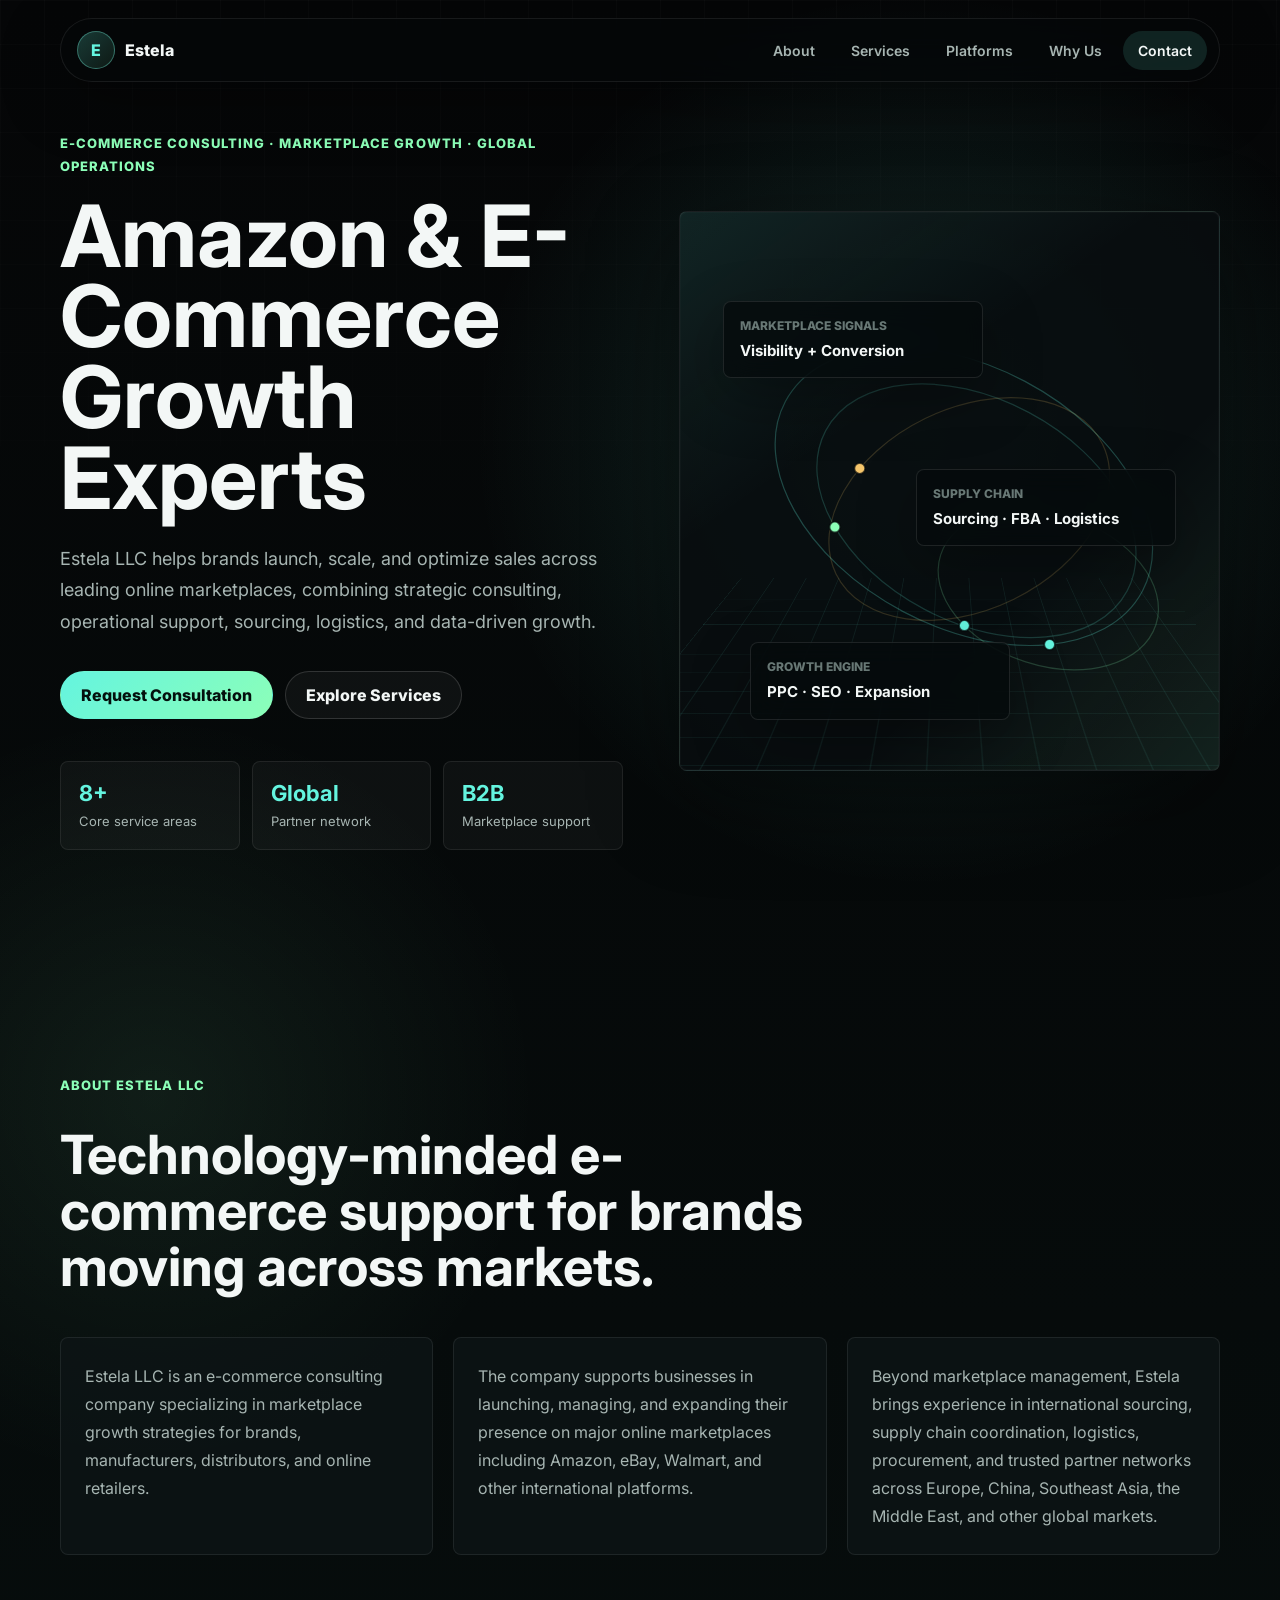
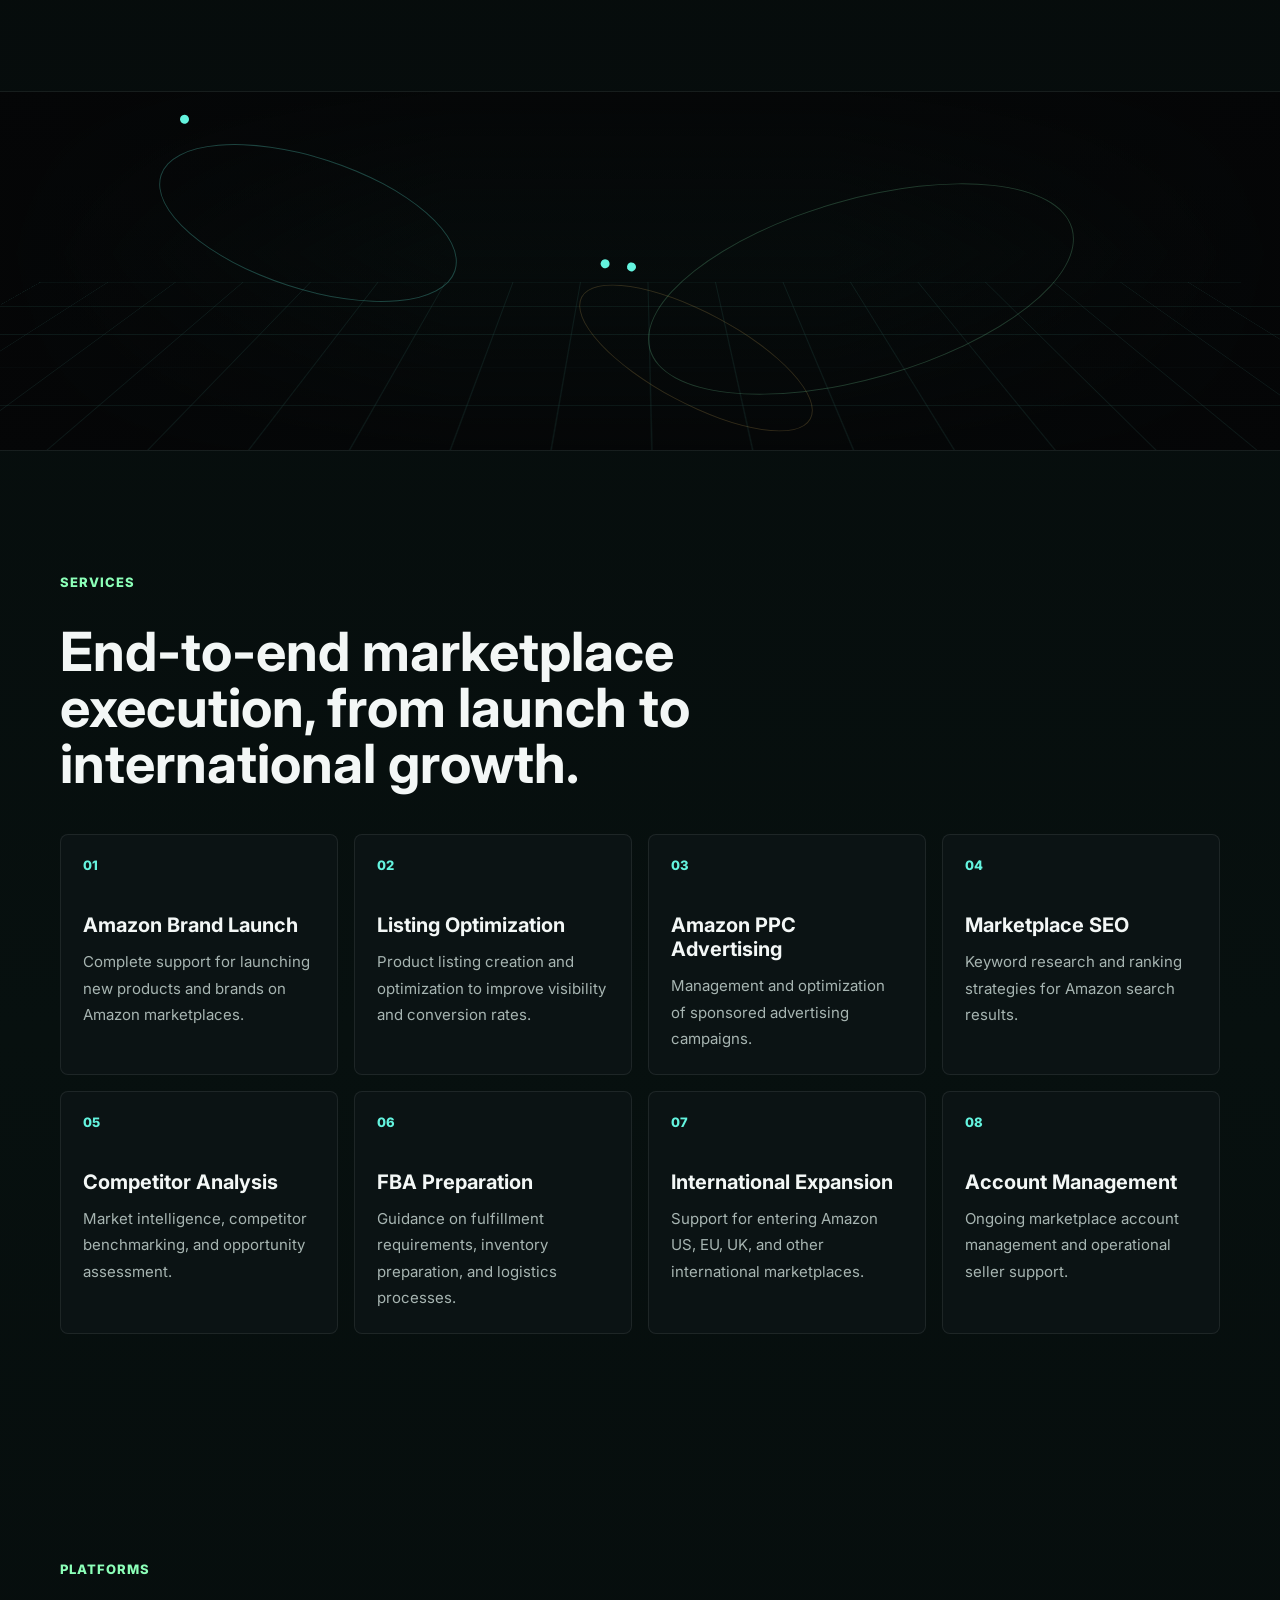
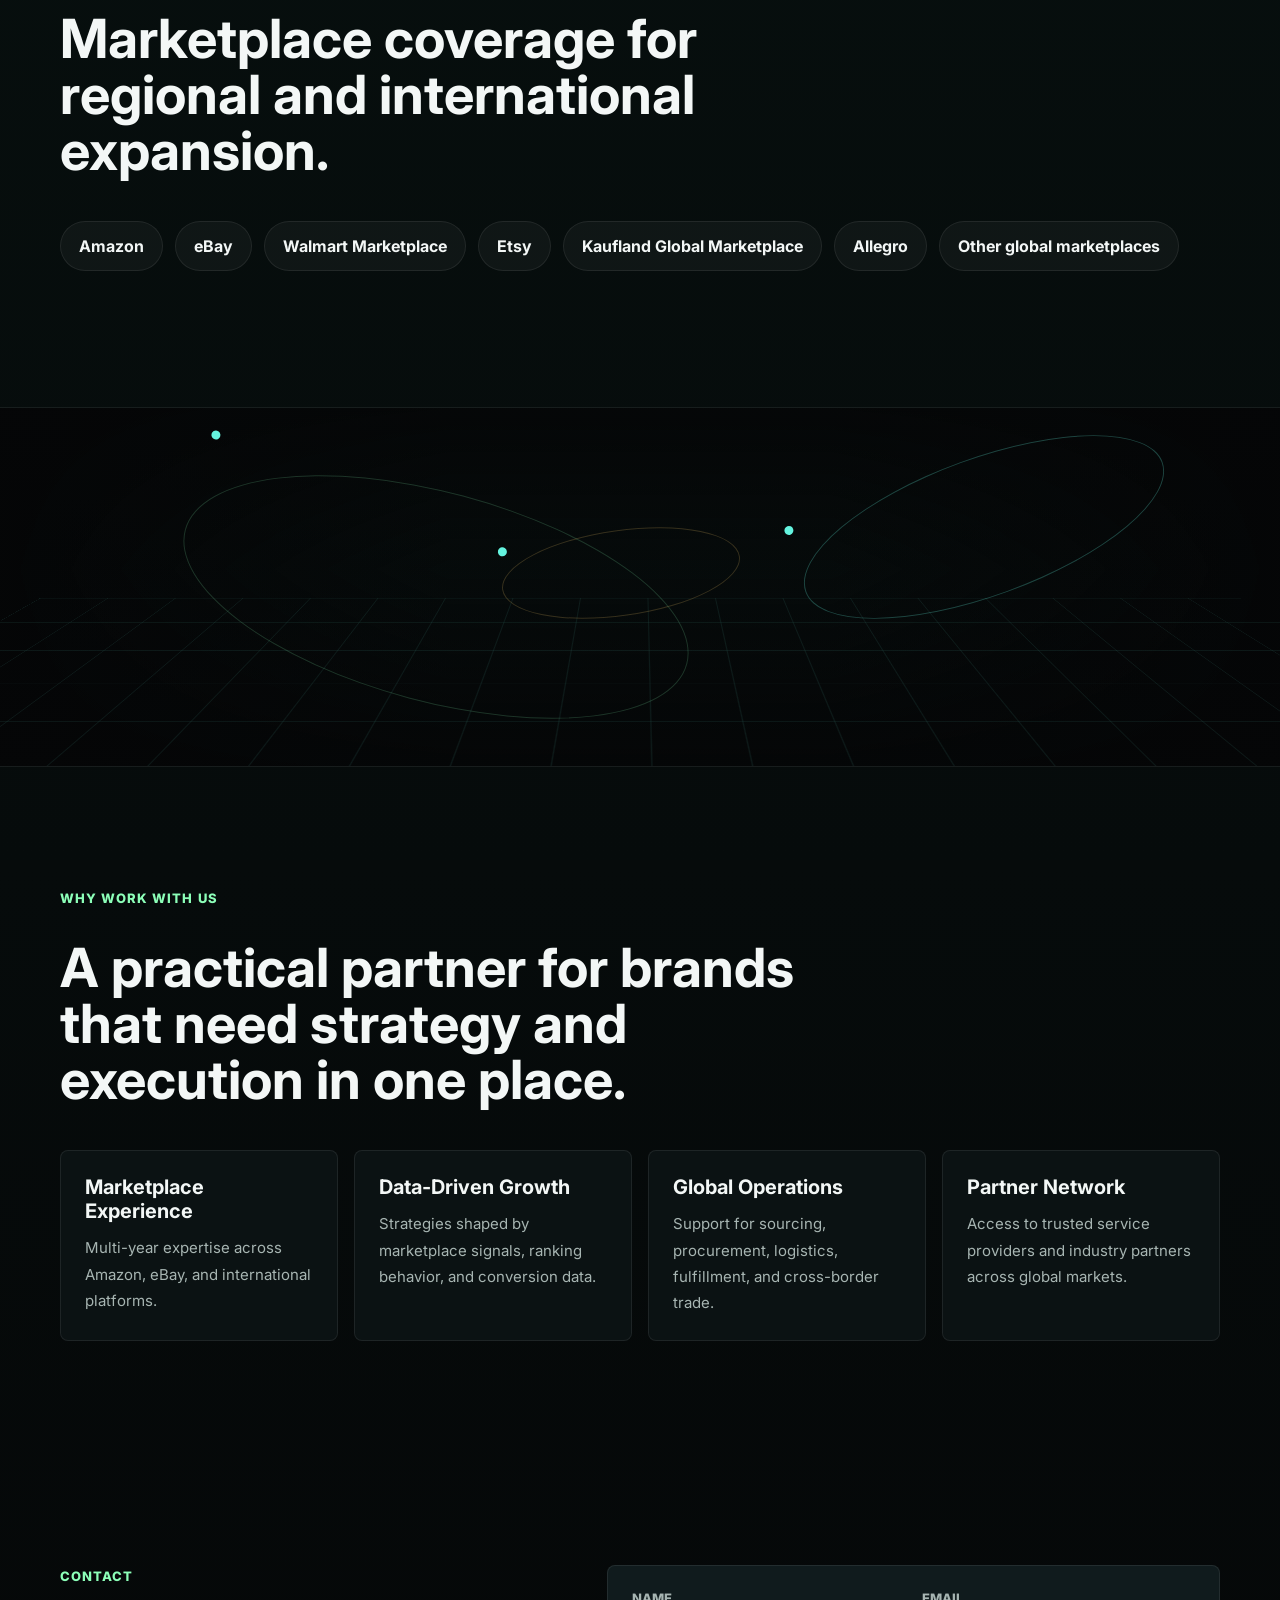
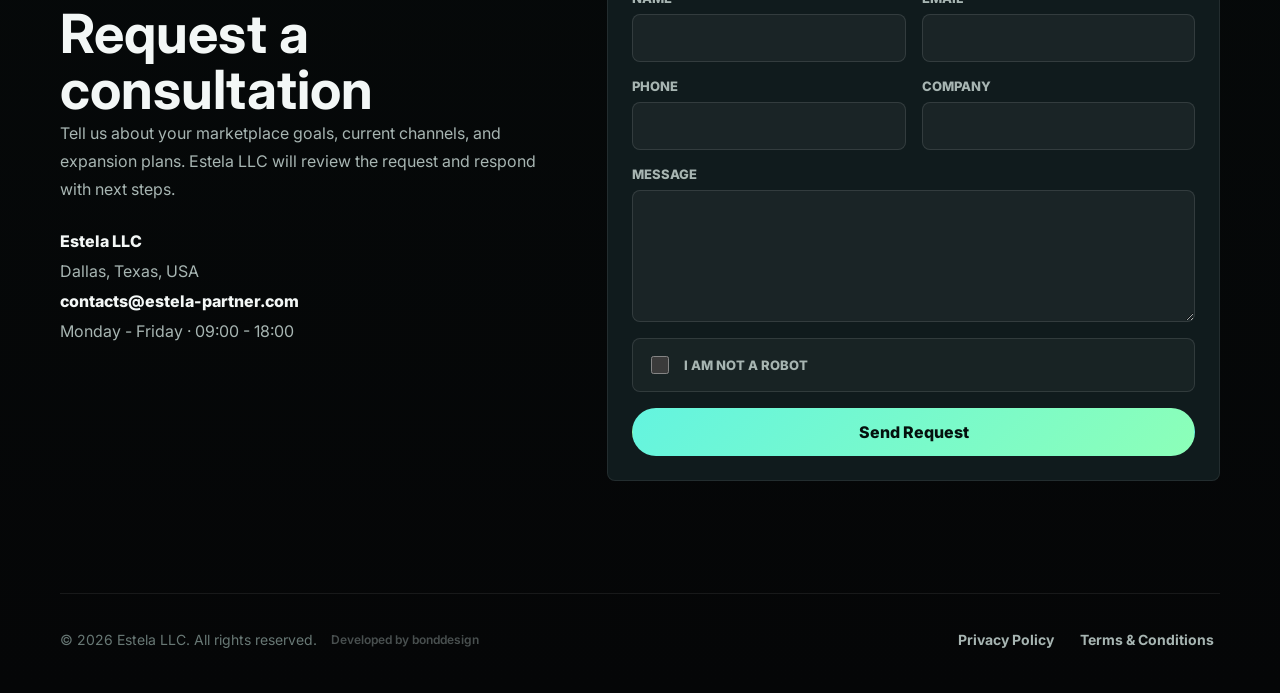
<file: index.html>
<!doctype html>
<html lang="en">
  <head>
    <meta charset="utf-8">
    <meta name="viewport" content="width=device-width, initial-scale=1">
    <meta
      name="description"
      content="Estela LLC helps brands launch, scale, and optimize e-commerce operations across Amazon and global online marketplaces."
    >
    <meta property="og:type" content="website">
    <meta property="og:url" content="https://estela-partner.com/">
    <meta property="og:title" content="Estela LLC | E-Commerce Growth Experts">
    <meta
      property="og:description"
      content="Launch, scale, and optimize sales across Amazon and global online marketplaces."
    >
    <meta property="og:image" content="https://estela-partner.com/og-image.png">
    <meta property="og:image:secure_url" content="https://estela-partner.com/og-image.png">
    <meta property="og:image:type" content="image/png">
    <meta property="og:image:width" content="1200">
    <meta property="og:image:height" content="630">
    <meta property="og:image:alt" content="Estela LLC e-commerce growth visual">
    <meta name="twitter:card" content="summary_large_image">
    <meta name="twitter:title" content="Estela LLC | E-Commerce Growth Experts">
    <meta
      name="twitter:description"
      content="Launch, scale, and optimize sales across Amazon and global online marketplaces."
    >
    <meta name="twitter:image" content="https://estela-partner.com/og-image.png">
    <title>Estela LLC | E-Commerce Growth Experts</title>
    <link rel="preconnect" href="https://fonts.googleapis.com">
    <link rel="preconnect" href="https://fonts.gstatic.com" crossorigin>
    <link href="https://fonts.googleapis.com/css2?family=Inter:wght@400;500;600;700;800&display=swap" rel="stylesheet">
    <link rel="stylesheet" href="styles.css">
  </head>
  <body>
    <header class="site-header" data-header>
      <a class="brand" href="#home" aria-label="Estela home">
        <span class="brand-mark">E</span>
        <span>Estela</span>
      </a>
      <button class="menu-toggle" type="button" aria-expanded="false" aria-controls="site-nav" data-menu-toggle>
        <span></span>
        <span></span>
      </button>
      <nav class="site-nav" id="site-nav" data-nav>
        <a href="#about">About</a>
        <a href="#services">Services</a>
        <a href="#platforms">Platforms</a>
        <a href="#why">Why Us</a>
        <a href="#contact">Contact</a>
      </nav>
    </header>

    <main>
      <section class="hero section" id="home">
        <div class="hero-copy">
          <p class="eyebrow">E-commerce consulting · Marketplace growth · Global operations</p>
          <h1>Amazon & E-Commerce Growth Experts</h1>
          <p class="hero-text">
            Estela LLC helps brands launch, scale, and optimize sales across leading online marketplaces,
            combining strategic consulting, operational support, sourcing, logistics, and data-driven growth.
          </p>
          <div class="hero-actions">
            <a class="button primary" href="#contact">Request Consultation</a>
            <a class="button secondary" href="#services">Explore Services</a>
          </div>
          <div class="hero-metrics" aria-label="Company focus areas">
            <div>
              <strong>8+</strong>
              <span>Core service areas</span>
            </div>
            <div>
              <strong>Global</strong>
              <span>Partner network</span>
            </div>
            <div>
              <strong>B2B</strong>
              <span>Marketplace support</span>
            </div>
          </div>
        </div>

        <div class="hero-visual" aria-hidden="true">
          <div class="visual-grid"></div>
          <svg class="orbit-map" viewBox="0 0 600 560" aria-hidden="true">
            <defs>
              <path id="orbit-market" d="M 514.7 391.6 C 477.1 462.3, 357.6 472.4, 247.9 414 C 138.2 355.7, 79.7 251.1, 117.3 180.4 C 154.9 109.7, 274.4 99.6, 384.1 158 C 493.8 216.3, 552.3 320.9, 514.7 391.6 Z"></path>
              <path id="orbit-growth" d="M 497.8 391.2 C 465.6 451.7, 364.4 460.7, 271.8 411.5 C 179.1 362.2, 130.1 273.3, 162.2 212.8 C 194.4 152.3, 295.6 143.3, 388.2 192.5 C 480.9 241.8, 529.9 330.7, 497.8 391.2 Z"></path>
              <path id="orbit-supply" d="M 529.8 428.9 C 515.5 473.1, 450.2 491.4, 384 469.9 C 317.9 448.4, 275.8 395.2, 290.2 351.1 C 304.5 306.9, 369.8 288.6, 436 310.1 C 502.1 331.6, 544.2 384.8, 529.8 428.9 Z"></path>
              <path id="orbit-core" d="M 470.3 227.7 C 497.4 283.3, 453 360.7, 371.1 400.7 C 289.2 440.6, 200.8 427.9, 173.7 372.3 C 146.6 316.7, 191 239.3, 272.9 199.3 C 354.8 159.4, 443.2 172.1, 470.3 227.7 Z"></path>
            </defs>
            <use class="orbit-line cyan-line" href="#orbit-market"></use>
            <use class="orbit-line cyan-line soft" href="#orbit-growth"></use>
            <use class="orbit-line green-line" href="#orbit-supply"></use>
            <use class="orbit-line amber-line" href="#orbit-core"></use>
            <circle class="moving-node cyan" r="6">
              <animateMotion dur="18s" repeatCount="indefinite" rotate="0">
                <mpath href="#orbit-market"></mpath>
              </animateMotion>
            </circle>
            <circle class="moving-node green" r="6">
              <animateMotion dur="23s" begin="-7s" repeatCount="indefinite" rotate="0">
                <mpath href="#orbit-growth"></mpath>
              </animateMotion>
            </circle>
            <circle class="moving-node amber" r="6">
              <animateMotion dur="20s" begin="-11s" repeatCount="indefinite" rotate="0">
                <mpath href="#orbit-core"></mpath>
              </animateMotion>
            </circle>
            <circle class="moving-node cyan" r="6">
              <animateMotion dur="16s" begin="-4s" repeatCount="indefinite" rotate="0">
                <mpath href="#orbit-supply"></mpath>
              </animateMotion>
            </circle>
          </svg>
          <div class="data-card card-a">
            <span>Marketplace Signals</span>
            <strong>Visibility + Conversion</strong>
          </div>
          <div class="data-card card-b">
            <span>Supply Chain</span>
            <strong>Sourcing · FBA · Logistics</strong>
          </div>
          <div class="data-card card-c">
            <span>Growth Engine</span>
            <strong>PPC · SEO · Expansion</strong>
          </div>
        </div>
      </section>

      <section class="section about" id="about">
        <div class="section-heading">
          <p class="eyebrow">About Estela LLC</p>
          <h2>Technology-minded e-commerce support for brands moving across markets.</h2>
        </div>
        <div class="about-layout">
          <p>
            Estela LLC is an e-commerce consulting company specializing in marketplace growth strategies
            for brands, manufacturers, distributors, and online retailers.
          </p>
          <p>
            The company supports businesses in launching, managing, and expanding their presence on major
            online marketplaces including Amazon, eBay, Walmart, and other international platforms.
          </p>
          <p>
            Beyond marketplace management, Estela brings experience in international sourcing, supply chain
            coordination, logistics, procurement, and trusted partner networks across Europe, China,
            Southeast Asia, the Middle East, and other global markets.
          </p>
        </div>
      </section>

      <div class="scroll-visual visual-network" aria-hidden="true">
        <div class="visual-panel">
          <span></span>
          <span></span>
          <span></span>
        </div>
      </div>

      <section class="section services" id="services">
        <div class="section-heading">
          <p class="eyebrow">Services</p>
          <h2>End-to-end marketplace execution, from launch to international growth.</h2>
        </div>
        <div class="service-grid">
          <article>
            <span>01</span>
            <h3>Amazon Brand Launch</h3>
            <p>Complete support for launching new products and brands on Amazon marketplaces.</p>
          </article>
          <article>
            <span>02</span>
            <h3>Listing Optimization</h3>
            <p>Product listing creation and optimization to improve visibility and conversion rates.</p>
          </article>
          <article>
            <span>03</span>
            <h3>Amazon PPC Advertising</h3>
            <p>Management and optimization of sponsored advertising campaigns.</p>
          </article>
          <article>
            <span>04</span>
            <h3>Marketplace SEO</h3>
            <p>Keyword research and ranking strategies for Amazon search results.</p>
          </article>
          <article>
            <span>05</span>
            <h3>Competitor Analysis</h3>
            <p>Market intelligence, competitor benchmarking, and opportunity assessment.</p>
          </article>
          <article>
            <span>06</span>
            <h3>FBA Preparation</h3>
            <p>Guidance on fulfillment requirements, inventory preparation, and logistics processes.</p>
          </article>
          <article>
            <span>07</span>
            <h3>International Expansion</h3>
            <p>Support for entering Amazon US, EU, UK, and other international marketplaces.</p>
          </article>
          <article>
            <span>08</span>
            <h3>Account Management</h3>
            <p>Ongoing marketplace account management and operational seller support.</p>
          </article>
        </div>
      </section>

      <section class="section platforms" id="platforms">
        <div class="section-heading">
          <p class="eyebrow">Platforms</p>
          <h2>Marketplace coverage for regional and international expansion.</h2>
        </div>
        <div class="platform-list">
          <span>Amazon</span>
          <span>eBay</span>
          <span>Walmart Marketplace</span>
          <span>Etsy</span>
          <span>Kaufland Global Marketplace</span>
          <span>Allegro</span>
          <span>Other global marketplaces</span>
        </div>
      </section>

      <div class="scroll-visual visual-expansion" aria-hidden="true">
        <div class="visual-panel">
          <span></span>
          <span></span>
          <span></span>
        </div>
      </div>

      <section class="section why" id="why">
        <div class="section-heading">
          <p class="eyebrow">Why Work With Us</p>
          <h2>A practical partner for brands that need strategy and execution in one place.</h2>
        </div>
        <div class="why-grid">
          <div>
            <h3>Marketplace Experience</h3>
            <p>Multi-year expertise across Amazon, eBay, and international platforms.</p>
          </div>
          <div>
            <h3>Data-Driven Growth</h3>
            <p>Strategies shaped by marketplace signals, ranking behavior, and conversion data.</p>
          </div>
          <div>
            <h3>Global Operations</h3>
            <p>Support for sourcing, procurement, logistics, fulfillment, and cross-border trade.</p>
          </div>
          <div>
            <h3>Partner Network</h3>
            <p>Access to trusted service providers and industry partners across global markets.</p>
          </div>
        </div>
      </section>

      <section class="section contact" id="contact">
        <div class="contact-copy">
          <p class="eyebrow">Contact</p>
          <h2>Request a consultation</h2>
          <p>
            Tell us about your marketplace goals, current channels, and expansion plans. Estela LLC will
            review the request and respond with next steps.
          </p>
          <address>
            <span>Estela LLC</span>
            <span>Dallas, Texas, USA</span>
            <a href="mailto:contacts@estela-partner.com">contacts@estela-partner.com</a>
            <span>Monday - Friday · 09:00 - 18:00</span>
          </address>
        </div>
        <form class="contact-form" action="contact.php" method="post">
          <label>
            Name
            <input type="text" name="name" autocomplete="name" required>
          </label>
          <label>
            Email
            <input type="email" name="email" autocomplete="email" required>
          </label>
          <label>
            Phone
            <input type="tel" name="phone" autocomplete="tel">
          </label>
          <label>
            Company
            <input type="text" name="company" autocomplete="organization">
          </label>
          <label class="full">
            Message
            <textarea name="message" rows="5" required></textarea>
          </label>
          <label class="captcha full">
            <input type="checkbox" name="captcha" value="yes" required>
            <span>I am not a robot</span>
          </label>
          <label class="form-website" aria-hidden="true" style="position:absolute;left:-10000px;top:auto;width:1px;height:1px;overflow:hidden;">
            Website
            <input type="text" name="website" tabindex="-1" autocomplete="off">
          </label>
          <button class="button primary full" type="submit">Send Request</button>
        </form>
      </section>
    </main>

    <footer class="site-footer">
      <div class="footer-meta">
        <span>© 2026 Estela LLC. All rights reserved.</span>
        <a class="developer-credit" href="https://bonddesign.top" target="_blank" rel="noopener">Developed by bonddesign</a>
      </div>
      <div>
        <button type="button" data-dialog-open="privacy">Privacy Policy</button>
        <button type="button" data-dialog-open="terms">Terms & Conditions</button>
      </div>
    </footer>

    <button class="back-to-top" type="button" aria-label="Back to top" data-back-to-top>↑</button>

    <dialog id="privacy" class="legal-dialog">
      <button class="dialog-close" type="button" data-dialog-close aria-label="Close">×</button>
      <h2>Privacy Policy</h2>
      <p><strong>Effective Date:</strong> June 1, 2026</p>
      <p>
        Estela LLC respects your privacy and is committed to protecting the personal information you provide
        through our website.
      </p>
      <h3>Information We Collect</h3>
      <p>Name, email address, phone number, company name, contact form details, and technical information such as IP address, browser type, and device information.</p>
      <h3>How We Use Information</h3>
      <p>We use collected information to respond to inquiries, provide information about services, improve website experience, communicate with clients, and comply with legal obligations.</p>
      <h3>Contact Information</h3>
      <p>Estela LLC · Dallas, Texas, USA · contacts@estela-partner.com</p>
    </dialog>

    <dialog id="terms" class="legal-dialog">
      <button class="dialog-close" type="button" data-dialog-close aria-label="Close">×</button>
      <h2>Terms & Conditions</h2>
      <p><strong>Effective Date:</strong> June 1, 2026</p>
      <p>
        Estela LLC provides consulting and support services related to e-commerce, online marketplaces,
        digital marketing, brand development, and marketplace growth strategies.
      </p>
      <h3>Services</h3>
      <p>Services may include Amazon marketplace consulting, product listing optimization, Amazon SEO, PPC advertising management, competitor analysis, marketplace account management, FBA consulting, and international expansion.</p>
      <h3>No Guarantee of Results</h3>
      <p>Marketplace performance depends on numerous factors beyond our control. Past performance does not guarantee future results.</p>
      <h3>Governing Law</h3>
      <p>These Terms shall be governed by and construed under the laws of the State of Texas.</p>
    </dialog>

    <script src="script.js"></script>
  </body>
</html>
</file>
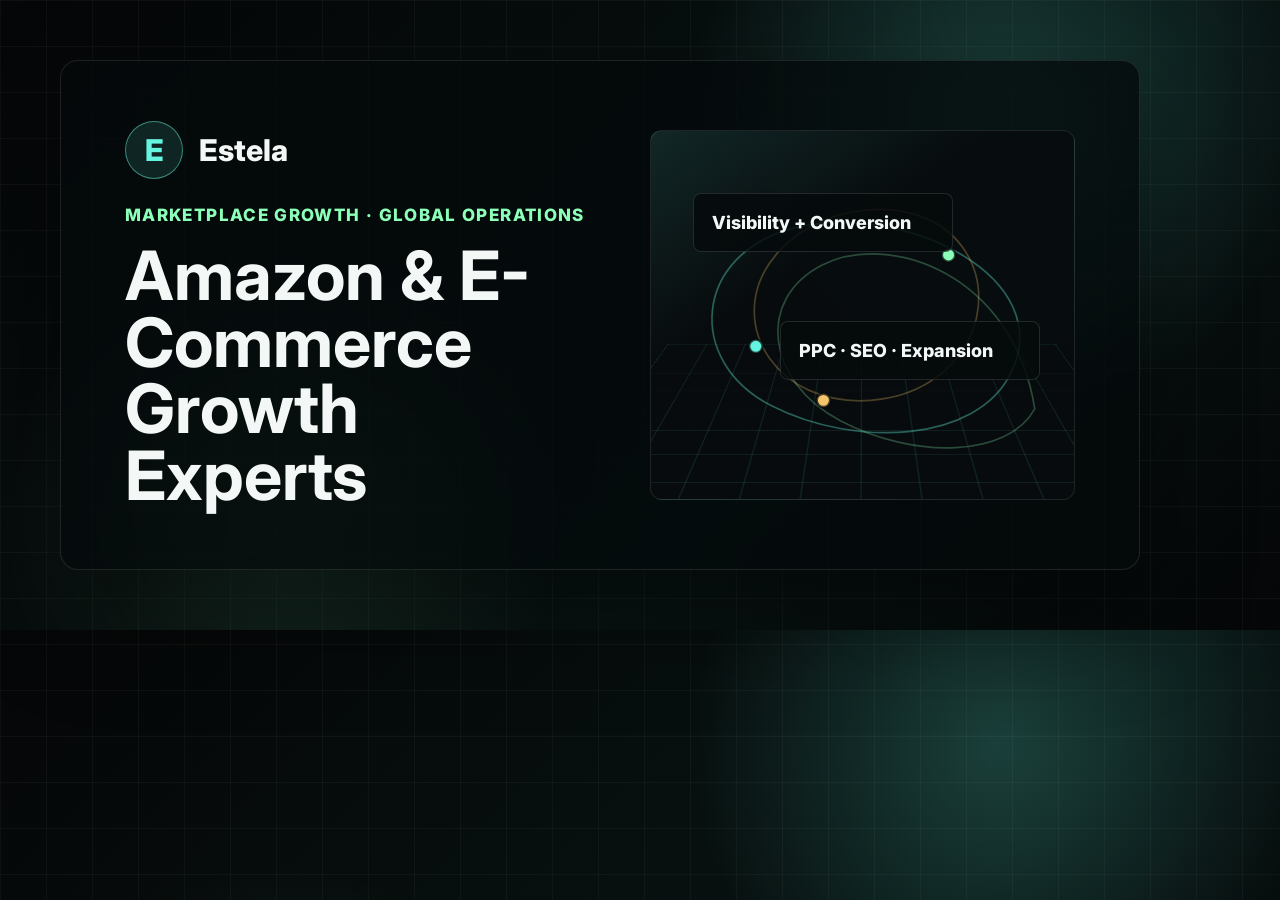
<file: og-image.html>
<!doctype html>
<html lang="en">
  <head>
    <meta charset="utf-8">
    <meta name="viewport" content="width=1200, initial-scale=1">
    <title>Estela OG Image</title>
    <link rel="preconnect" href="https://fonts.googleapis.com">
    <link rel="preconnect" href="https://fonts.gstatic.com" crossorigin>
    <link href="https://fonts.googleapis.com/css2?family=Inter:wght@500;700;800&display=swap" rel="stylesheet">
    <style>
      * {
        box-sizing: border-box;
      }

      body {
        display: grid;
        width: 1200px;
        height: 630px;
        place-items: center;
        margin: 0;
        overflow: hidden;
        background:
          radial-gradient(circle at 78% 18%, rgba(100, 244, 223, 0.2), transparent 310px),
          radial-gradient(circle at 22% 82%, rgba(140, 255, 184, 0.12), transparent 280px),
          linear-gradient(135deg, #050607, #081312 64%, #050607);
        color: #f3f7f6;
        font-family: Inter, ui-sans-serif, system-ui, sans-serif;
      }

      body::before {
        position: absolute;
        inset: 0;
        content: "";
        background-image:
          linear-gradient(rgba(255, 255, 255, 0.035) 1px, transparent 1px),
          linear-gradient(90deg, rgba(255, 255, 255, 0.035) 1px, transparent 1px);
        background-size: 46px 46px;
      }

      .card {
        position: relative;
        display: grid;
        width: 1080px;
        height: 510px;
        align-items: center;
        grid-template-columns: 1.05fr 0.95fr;
        gap: 56px;
        padding: 54px 64px;
        border: 1px solid rgba(255, 255, 255, 0.1);
        border-radius: 18px;
        background: rgba(5, 10, 11, 0.78);
        box-shadow: 0 42px 110px rgba(0, 0, 0, 0.45);
      }

      .brand {
        display: flex;
        align-items: center;
        gap: 16px;
        margin-bottom: 24px;
        font-size: 30px;
        font-weight: 800;
      }

      .mark {
        display: grid;
        width: 58px;
        height: 58px;
        place-items: center;
        border: 1px solid rgba(100, 244, 223, 0.48);
        border-radius: 50%;
        background: rgba(100, 244, 223, 0.12);
        color: #64f4df;
      }

      .eyebrow {
        margin: 0 0 14px;
        color: #8cffb8;
        font-size: 17px;
        font-weight: 800;
        letter-spacing: 0.08em;
        text-transform: uppercase;
      }

      h1 {
        max-width: 590px;
        margin: 0;
        font-size: 68px;
        line-height: 0.98;
        letter-spacing: 0;
      }

      p {
        max-width: 600px;
        margin: 20px 0 0;
        color: #a7b5b2;
        font-size: 25px;
        font-weight: 500;
        line-height: 1.45;
      }

      .visual {
        position: relative;
        height: 370px;
        overflow: hidden;
        border: 1px solid rgba(255, 255, 255, 0.1);
        border-radius: 12px;
        background:
          linear-gradient(145deg, rgba(100, 244, 223, 0.12), transparent 36%),
          rgba(8, 13, 15, 0.92);
      }

      .visual::before {
        position: absolute;
        inset: 0;
        content: "";
        background-image:
          linear-gradient(rgba(100, 244, 223, 0.1) 1px, transparent 1px),
          linear-gradient(90deg, rgba(100, 244, 223, 0.1) 1px, transparent 1px);
        background-size: 42px 42px;
        transform: perspective(680px) rotateX(58deg) translateY(74px) scale(1.45);
        transform-origin: bottom center;
      }

      svg {
        position: absolute;
        inset: 0;
        width: 100%;
        height: 100%;
      }

      path {
        fill: none;
        stroke-width: 2;
      }

      .cyan {
        stroke: rgba(100, 244, 223, 0.36);
      }

      .green {
        stroke: rgba(140, 255, 184, 0.26);
      }

      .amber {
        stroke: rgba(245, 197, 107, 0.28);
      }

      .node {
        stroke: rgba(5, 10, 11, 0.72);
        stroke-width: 3;
      }

      .panel {
        position: absolute;
        left: 42px;
        top: 62px;
        width: 260px;
        padding: 18px;
        border: 1px solid rgba(255, 255, 255, 0.12);
        border-radius: 8px;
        background: rgba(5, 10, 11, 0.82);
        font-size: 18px;
        font-weight: 800;
      }

      .panel.two {
        right: 34px;
        top: 190px;
        left: auto;
      }
    </style>
  </head>
  <body>
    <main class="card">
      <section>
        <div class="brand">
          <span class="mark">E</span>
          <span>Estela</span>
        </div>
        <p class="eyebrow">Marketplace growth · Global operations</p>
        <h1>Amazon & E-Commerce Growth Experts</h1>
      </section>
      <section class="visual" aria-hidden="true">
        <svg viewBox="0 0 500 370">
          <path class="cyan" d="M 425 255 C 386 334, 244 344, 142 292 C 40 240, 50 112, 170 82 C 298 50, 484 141, 425 255 Z"></path>
          <path class="green" d="M 454 296 C 422 354, 312 356, 224 310 C 136 264, 124 166, 202 126 C 280 86, 428 134, 454 296 Z"></path>
          <path class="amber" d="M 368 104 C 418 172, 370 278, 260 286 C 150 294, 90 198, 140 124 C 190 50, 318 36, 368 104 Z"></path>
          <circle class="node" cx="124" cy="222" r="8" fill="#64f4df"></circle>
          <circle class="node" cx="352" cy="114" r="8" fill="#8cffb8"></circle>
          <circle class="node" cx="204" cy="286" r="8" fill="#f5c56b"></circle>
        </svg>
        <div class="panel">Visibility + Conversion</div>
        <div class="panel two">PPC · SEO · Expansion</div>
      </section>
    </main>
  </body>
</html>
</file>
<file: styles.css>
:root {
  color-scheme: dark;
  --bg: #050607;
  --bg-soft: #0b1112;
  --panel: rgba(14, 21, 23, 0.78);
  --panel-strong: rgba(17, 29, 31, 0.94);
  --line: rgba(159, 245, 230, 0.16);
  --line-strong: rgba(120, 248, 227, 0.36);
  --text: #f3f7f6;
  --muted: #a7b5b2;
  --faint: #687875;
  --cyan: #64f4df;
  --green: #8cffb8;
  --amber: #f5c56b;
  --max: 1160px;
  --radius: 8px;
  font-family: Inter, ui-sans-serif, system-ui, -apple-system, BlinkMacSystemFont, "Segoe UI", sans-serif;
}

* {
  box-sizing: border-box;
}

html {
  scroll-behavior: smooth;
}

body {
  overflow-x: hidden;
  margin: 0;
  background:
    radial-gradient(circle at 72% 8%, rgba(100, 244, 223, 0.14), transparent 28rem),
    radial-gradient(circle at 12% 20%, rgba(140, 255, 184, 0.08), transparent 24rem),
    linear-gradient(180deg, #050607 0%, #07100f 48%, #050607 100%);
  color: var(--text);
}

body::before {
  position: fixed;
  inset: 0;
  z-index: -2;
  pointer-events: none;
  content: "";
  background-image:
    linear-gradient(rgba(255, 255, 255, 0.025) 1px, transparent 1px),
    linear-gradient(90deg, rgba(255, 255, 255, 0.025) 1px, transparent 1px);
  background-size: 44px 44px;
  mask-image: linear-gradient(to bottom, rgba(0, 0, 0, 0.8), transparent 72%);
}

a {
  color: inherit;
  text-decoration: none;
}

button,
input,
textarea {
  font: inherit;
}

.site-header {
  position: fixed;
  top: 18px;
  left: 50%;
  z-index: 20;
  display: flex;
  width: min(calc(100% - 32px), var(--max));
  min-height: 64px;
  align-items: center;
  justify-content: space-between;
  padding: 10px 12px 10px 16px;
  border: 1px solid rgba(255, 255, 255, 0.08);
  border-radius: 999px;
  background: rgba(5, 8, 9, 0.72);
  box-shadow: 0 18px 60px rgba(0, 0, 0, 0.34);
  backdrop-filter: blur(18px);
  transform: translateX(-50%);
}

.site-header.scrolled {
  background: rgba(5, 8, 9, 0.9);
}

.brand {
  display: inline-flex;
  align-items: center;
  gap: 10px;
  font-weight: 800;
  letter-spacing: 0;
}

.brand-mark {
  display: grid;
  width: 38px;
  height: 38px;
  place-items: center;
  border: 1px solid var(--line-strong);
  border-radius: 50%;
  background: linear-gradient(135deg, rgba(100, 244, 223, 0.22), rgba(140, 255, 184, 0.08));
  color: var(--cyan);
}

.site-nav {
  display: flex;
  gap: 6px;
}

.site-nav a {
  padding: 11px 15px;
  border-radius: 999px;
  color: var(--muted);
  font-size: 14px;
  font-weight: 600;
  transition: background 180ms ease, color 180ms ease;
}

.site-nav a:hover,
.site-nav a.active {
  background: rgba(100, 244, 223, 0.12);
  color: var(--text);
}

.menu-toggle {
  display: none;
}

.section {
  width: min(calc(100% - 40px), var(--max));
  margin: 0 auto;
  padding: 112px 0;
  scroll-margin-top: 110px;
}

.scroll-visual {
  position: relative;
  min-height: 360px;
  margin: 24px 0 8px;
  overflow: hidden;
  border-block: 1px solid rgba(255, 255, 255, 0.07);
  background-attachment: fixed;
  background-position: center;
  background-size: cover;
}

.scroll-visual::before,
.scroll-visual::after {
  position: absolute;
  inset: 0;
  content: "";
  pointer-events: none;
}

.scroll-visual::before {
  background:
    linear-gradient(180deg, rgba(5, 6, 7, 0.84), rgba(5, 6, 7, 0.22) 45%, rgba(5, 6, 7, 0.88)),
    linear-gradient(90deg, rgba(5, 6, 7, 0.94), transparent 35%, transparent 65%, rgba(5, 6, 7, 0.94));
}

.scroll-visual::after {
  opacity: 0.48;
  background-image:
    linear-gradient(rgba(100, 244, 223, 0.16) 1px, transparent 1px),
    linear-gradient(90deg, rgba(100, 244, 223, 0.16) 1px, transparent 1px);
  background-size: 72px 72px;
  transform: perspective(880px) rotateX(60deg) scale(1.4);
  transform-origin: bottom center;
}

.visual-network {
  background-image:
    linear-gradient(118deg, rgba(100, 244, 223, 0.22), transparent 28%),
    linear-gradient(242deg, rgba(140, 255, 184, 0.18), transparent 32%),
    repeating-linear-gradient(126deg, transparent 0 54px, rgba(100, 244, 223, 0.18) 55px, transparent 56px),
    linear-gradient(135deg, #071112, #030506 68%);
}

.visual-expansion {
  background-image:
    linear-gradient(105deg, rgba(245, 197, 107, 0.14), transparent 24%),
    linear-gradient(252deg, rgba(100, 244, 223, 0.22), transparent 36%),
    repeating-linear-gradient(32deg, transparent 0 42px, rgba(140, 255, 184, 0.14) 43px, transparent 44px),
    linear-gradient(135deg, #050607, #0a1514 62%, #050607);
}

.visual-panel {
  position: absolute;
  inset: 0;
  z-index: 1;
  width: min(100%, var(--max));
  margin: 0 auto;
}

.visual-panel span {
  position: absolute;
  display: block;
  border: 1px solid rgba(100, 244, 223, 0.26);
  border-radius: 50%;
}

.visual-panel span::before {
  position: absolute;
  width: 9px;
  height: 9px;
  border-radius: 50%;
  background: var(--cyan);
  content: "";
}

.visual-network .visual-panel span:nth-child(1) {
  top: 18%;
  left: 8%;
  width: 310px;
  height: 132px;
  transform: rotate(18deg);
}

.visual-network .visual-panel span:nth-child(2) {
  top: 30%;
  right: 12%;
  width: 440px;
  height: 180px;
  border-color: rgba(140, 255, 184, 0.2);
  transform: rotate(-16deg);
}

.visual-network .visual-panel span:nth-child(3) {
  right: 34%;
  bottom: 13%;
  width: 260px;
  height: 92px;
  border-color: rgba(245, 197, 107, 0.18);
  transform: rotate(28deg);
}

.visual-expansion .visual-panel span:nth-child(1) {
  top: 14%;
  right: 4%;
  width: 380px;
  height: 138px;
  transform: rotate(-20deg);
}

.visual-expansion .visual-panel span:nth-child(2) {
  bottom: 18%;
  left: 10%;
  width: 520px;
  height: 210px;
  border-color: rgba(140, 255, 184, 0.18);
  transform: rotate(15deg);
}

.visual-expansion .visual-panel span:nth-child(3) {
  top: 34%;
  left: 38%;
  width: 240px;
  height: 86px;
  border-color: rgba(245, 197, 107, 0.2);
  transform: rotate(-8deg);
}

.hero {
  display: grid;
  min-height: 100vh;
  align-items: center;
  gap: 56px;
  grid-template-columns: minmax(0, 1.02fr) minmax(360px, 0.98fr);
  padding-top: 132px;
}

.hero-copy,
.section-heading,
.contact-copy {
  min-width: 0;
}

.eyebrow {
  margin: 0 0 18px;
  color: var(--green);
  font-size: 13px;
  font-weight: 800;
  letter-spacing: 0.08em;
  text-transform: uppercase;
}

h1,
h2,
h3,
p {
  margin-top: 0;
}

h1 {
  max-width: 820px;
  margin-bottom: 24px;
  font-size: clamp(48px, 8vw, 86px);
  line-height: 0.94;
  letter-spacing: 0;
}

h2 {
  max-width: 780px;
  margin-bottom: 0;
  font-size: clamp(30px, 4.5vw, 54px);
  line-height: 1.04;
  letter-spacing: 0;
}

h3 {
  margin-bottom: 12px;
  font-size: 20px;
  line-height: 1.2;
}

p {
  color: var(--muted);
  line-height: 1.75;
}

.hero-text {
  max-width: 650px;
  font-size: 18px;
}

.hero-actions {
  display: flex;
  flex-wrap: wrap;
  gap: 12px;
  margin-top: 34px;
}

.button {
  display: inline-flex;
  min-height: 48px;
  align-items: center;
  justify-content: center;
  padding: 0 20px;
  border: 1px solid transparent;
  border-radius: 999px;
  cursor: pointer;
  font-weight: 800;
  transition: transform 180ms ease, border-color 180ms ease, background 180ms ease;
}

.button:hover {
  transform: translateY(-2px);
}

.button.primary {
  background: linear-gradient(135deg, var(--cyan), var(--green));
  color: #04100d;
}

.button.secondary {
  border-color: rgba(255, 255, 255, 0.14);
  background: rgba(255, 255, 255, 0.04);
  color: var(--text);
}

.hero-metrics {
  display: grid;
  max-width: 650px;
  gap: 12px;
  grid-template-columns: repeat(3, 1fr);
  margin-top: 42px;
}

.hero-metrics div {
  padding: 18px;
  border: 1px solid rgba(255, 255, 255, 0.08);
  border-radius: var(--radius);
  background: rgba(255, 255, 255, 0.035);
}

.hero-metrics strong,
.hero-metrics span {
  display: block;
}

.hero-metrics strong {
  margin-bottom: 7px;
  color: var(--cyan);
  font-size: 22px;
}

.hero-metrics span {
  color: var(--muted);
  font-size: 13px;
  line-height: 1.35;
}

.hero-visual {
  position: relative;
  min-height: 560px;
  overflow: hidden;
  border: 1px solid rgba(255, 255, 255, 0.08);
  border-radius: var(--radius);
  background:
    linear-gradient(145deg, rgba(100, 244, 223, 0.1), transparent 36%),
    linear-gradient(315deg, rgba(140, 255, 184, 0.09), transparent 34%),
    rgba(8, 13, 15, 0.88);
  box-shadow: inset 0 0 0 1px rgba(255, 255, 255, 0.02), 0 30px 90px rgba(0, 0, 0, 0.36);
}

.visual-grid {
  position: absolute;
  z-index: 0;
  inset: 0;
  background-image:
    linear-gradient(rgba(100, 244, 223, 0.08) 1px, transparent 1px),
    linear-gradient(90deg, rgba(100, 244, 223, 0.08) 1px, transparent 1px);
  background-size: 42px 42px;
  transform: perspective(720px) rotateX(58deg) translateY(120px) scale(1.35);
  transform-origin: bottom center;
}

.orbit-map {
  position: absolute;
  inset: 0;
  z-index: 2;
  width: 100%;
  height: 100%;
  pointer-events: none;
}

.orbit-line {
  fill: none;
  stroke-width: 1.35;
}

.cyan-line {
  stroke: rgba(100, 244, 223, 0.26);
}

.green-line {
  stroke: rgba(140, 255, 184, 0.2);
}

.amber-line {
  stroke: rgba(245, 197, 107, 0.18);
}

.orbit-line.soft {
  opacity: 0.72;
}

.moving-node {
  stroke: rgba(5, 10, 11, 0.72);
  stroke-width: 2;
}

.moving-node.cyan {
  fill: var(--cyan);
}

.moving-node.green {
  fill: var(--green);
}

.moving-node.amber {
  fill: var(--amber);
}

.data-card {
  position: absolute;
  z-index: 4;
  width: min(260px, 58%);
  padding: 16px;
  border: 1px solid rgba(255, 255, 255, 0.1);
  border-radius: var(--radius);
  background: rgba(5, 10, 11, 0.75);
  box-shadow: 0 20px 60px rgba(0, 0, 0, 0.3);
  backdrop-filter: blur(14px);
}

.data-card span,
.data-card strong {
  display: block;
}

.data-card span {
  margin-bottom: 8px;
  color: var(--faint);
  font-size: 12px;
  font-weight: 800;
  text-transform: uppercase;
}

.data-card strong {
  color: var(--text);
  font-size: 15px;
  line-height: 1.35;
}

.card-a {
  top: 16%;
  left: 8%;
}

.card-b {
  top: 46%;
  right: 8%;
}

.card-c {
  bottom: 9%;
  left: 13%;
}

.section-heading {
  display: grid;
  gap: 12px;
  margin-bottom: 42px;
}

.about-layout {
  display: grid;
  gap: 20px;
  grid-template-columns: repeat(3, 1fr);
}

.about-layout p,
.why-grid div,
.service-grid article {
  border: 1px solid rgba(255, 255, 255, 0.08);
  border-radius: var(--radius);
  background: var(--panel);
}

.about-layout p {
  margin: 0;
  padding: 24px;
}

.service-grid {
  display: grid;
  gap: 16px;
  grid-template-columns: repeat(4, 1fr);
}

.service-grid article {
  min-height: 230px;
  padding: 22px;
  transition: border-color 180ms ease, transform 180ms ease, background 180ms ease;
}

.service-grid article:hover {
  border-color: var(--line-strong);
  background: var(--panel-strong);
  transform: translateY(-4px);
}

.service-grid span {
  display: block;
  margin-bottom: 40px;
  color: var(--cyan);
  font-size: 13px;
  font-weight: 800;
}

.service-grid p,
.why-grid p {
  margin-bottom: 0;
  font-size: 15px;
}

.platform-list {
  display: flex;
  flex-wrap: wrap;
  gap: 12px;
}

.platform-list span {
  padding: 14px 18px;
  border: 1px solid rgba(255, 255, 255, 0.08);
  border-radius: 999px;
  background: rgba(255, 255, 255, 0.04);
  color: var(--text);
  font-weight: 700;
}

.why-grid {
  display: grid;
  gap: 16px;
  grid-template-columns: repeat(4, 1fr);
}

.why-grid div {
  padding: 24px;
}

.contact {
  display: grid;
  align-items: start;
  gap: 46px;
  grid-template-columns: 0.9fr 1.1fr;
}

.contact-copy p {
  max-width: 560px;
}

address {
  display: grid;
  gap: 10px;
  margin-top: 28px;
  color: var(--muted);
  font-style: normal;
}

address span:first-child,
address a {
  color: var(--text);
  font-weight: 800;
}

.contact-form {
  display: grid;
  gap: 16px;
  grid-template-columns: repeat(2, 1fr);
  padding: 24px;
  border: 1px solid rgba(255, 255, 255, 0.08);
  border-radius: var(--radius);
  background: var(--panel-strong);
}

label {
  display: grid;
  gap: 8px;
  color: var(--muted);
  font-size: 13px;
  font-weight: 800;
  text-transform: uppercase;
}

input,
textarea {
  width: 100%;
  border: 1px solid rgba(255, 255, 255, 0.11);
  border-radius: var(--radius);
  background: rgba(255, 255, 255, 0.045);
  color: var(--text);
  outline: none;
}

input {
  min-height: 48px;
  padding: 0 14px;
}

textarea {
  min-height: 132px;
  padding: 14px;
  resize: vertical;
}

input:focus,
textarea:focus {
  border-color: var(--line-strong);
}

.full {
  grid-column: 1 / -1;
}

.captcha {
  display: flex;
  min-height: 54px;
  align-items: center;
  gap: 12px;
  padding: 14px;
  border: 1px solid rgba(255, 255, 255, 0.11);
  border-radius: var(--radius);
  background: rgba(255, 255, 255, 0.035);
}

.captcha input {
  width: 18px;
  min-height: 18px;
  accent-color: var(--cyan);
}

.form-website {
  position: absolute;
  left: -9999px;
}

.thank-you-page {
  min-height: 100vh;
  padding: 132px 20px 64px;
}

.thank-you-card {
  display: grid;
  width: min(720px, 100%);
  gap: 20px;
  margin: 0 auto;
  padding: clamp(28px, 6vw, 54px);
  border: 1px solid rgba(255, 255, 255, 0.1);
  border-radius: var(--radius);
  background:
    linear-gradient(145deg, rgba(100, 244, 223, 0.1), transparent 34%),
    rgba(8, 13, 15, 0.9);
  box-shadow: 0 30px 90px rgba(0, 0, 0, 0.36);
}

.thank-you-card h1 {
  margin-bottom: 4px;
  font-size: clamp(42px, 8vw, 72px);
}

.thank-you-card p {
  max-width: 560px;
}

.thank-you-card .button {
  width: fit-content;
}

.site-footer {
  display: flex;
  width: min(calc(100% - 40px), var(--max));
  align-items: center;
  justify-content: space-between;
  gap: 24px;
  margin: 0 auto;
  padding: 36px 0 44px;
  border-top: 1px solid rgba(255, 255, 255, 0.08);
  color: var(--faint);
  font-size: 14px;
}

.site-footer div {
  display: flex;
  flex-wrap: wrap;
  gap: 14px;
}

.footer-meta {
  align-items: center;
}

.developer-credit {
  color: rgba(167, 181, 178, 0.42);
  font-size: 12px;
  font-weight: 600;
}

.developer-credit:hover {
  color: rgba(100, 244, 223, 0.78);
}

.site-footer button {
  border: 0;
  background: transparent;
  color: var(--muted);
  cursor: pointer;
  font-weight: 700;
}

.site-footer button:hover {
  color: var(--text);
}

.legal-dialog {
  width: min(720px, calc(100% - 32px));
  max-height: min(760px, calc(100vh - 48px));
  padding: 34px;
  border: 1px solid rgba(255, 255, 255, 0.12);
  border-radius: var(--radius);
  background: #081011;
  color: var(--text);
}

.legal-dialog::backdrop {
  background: rgba(0, 0, 0, 0.72);
}

.legal-dialog h2 {
  margin-bottom: 14px;
  font-size: 34px;
}

.legal-dialog h3 {
  margin-top: 26px;
}

.dialog-close {
  position: absolute;
  top: 14px;
  right: 14px;
  width: 38px;
  height: 38px;
  border: 1px solid rgba(255, 255, 255, 0.12);
  border-radius: 50%;
  background: rgba(255, 255, 255, 0.04);
  color: var(--text);
  cursor: pointer;
  font-size: 24px;
}

.back-to-top {
  position: fixed;
  right: 24px;
  bottom: 24px;
  z-index: 18;
  display: grid;
  width: 52px;
  height: 52px;
  place-items: center;
  border: 1px solid var(--line-strong);
  border-radius: 50%;
  background: rgba(5, 10, 11, 0.78);
  box-shadow: 0 18px 52px rgba(0, 0, 0, 0.36);
  color: var(--cyan);
  cursor: pointer;
  font-size: 24px;
  font-weight: 800;
  opacity: 0;
  pointer-events: none;
  transform: translateY(14px);
  transition: opacity 180ms ease, transform 180ms ease, background 180ms ease;
  backdrop-filter: blur(14px);
}

.back-to-top.visible {
  opacity: 1;
  pointer-events: auto;
  transform: translateY(0);
}

.back-to-top:hover {
  background: rgba(100, 244, 223, 0.13);
}

@media (max-width: 960px) {
  .hero,
  .contact {
    grid-template-columns: 1fr;
  }

  .hero {
    padding-top: 124px;
  }

  .hero-visual {
    min-height: 460px;
  }

  .about-layout,
  .service-grid,
  .why-grid {
    grid-template-columns: repeat(2, 1fr);
  }

  .scroll-visual {
    min-height: 300px;
    background-attachment: scroll;
  }
}

@media (max-width: 720px) {
  .site-header {
    top: 12px;
    width: min(calc(100% - 24px), var(--max));
    border-radius: 24px;
  }

  .menu-toggle {
    display: grid;
    width: 44px;
    height: 44px;
    place-items: center;
    border: 1px solid rgba(255, 255, 255, 0.1);
    border-radius: 50%;
    background: rgba(255, 255, 255, 0.04);
    cursor: pointer;
  }

  .menu-toggle span {
    display: block;
    width: 18px;
    height: 2px;
    background: var(--text);
  }

  .site-nav {
    position: absolute;
    top: calc(100% + 8px);
    right: 0;
    left: 0;
    display: none;
    padding: 10px;
    border: 1px solid rgba(255, 255, 255, 0.08);
    border-radius: 20px;
    background: rgba(5, 8, 9, 0.96);
  }

  .site-nav.open {
    display: grid;
  }

  .site-nav a {
    padding: 14px;
  }

  .section {
    width: min(calc(100% - 28px), var(--max));
    padding: 78px 0;
  }

  .scroll-visual {
    min-height: 240px;
    margin: 8px 0 0;
  }

  .scroll-visual::after {
    background-size: 54px 54px;
  }

  .visual-panel span {
    opacity: 0.72;
  }

  .hero {
    min-height: auto;
    padding-top: 116px;
  }

  h1 {
    font-size: clamp(39px, 12vw, 48px);
    line-height: 1;
  }

  .hero-text {
    font-size: 16px;
  }

  .hero-actions {
    align-items: stretch;
    flex-direction: column;
  }

  .hero-actions .button {
    width: 100%;
  }

  .hero-metrics,
  .about-layout,
  .service-grid,
  .why-grid,
  .contact-form {
    grid-template-columns: 1fr;
  }

  .hero-visual {
    min-height: 390px;
  }

  .data-card {
    width: 68%;
  }

  .card-a {
    top: 11%;
  }

  .card-b {
    top: 43%;
  }

  .service-grid article {
    min-height: 190px;
  }

  .site-footer {
    align-items: flex-start;
    flex-direction: column;
  }

  .back-to-top {
    right: 16px;
    bottom: 16px;
    width: 48px;
    height: 48px;
  }
}
</file>
